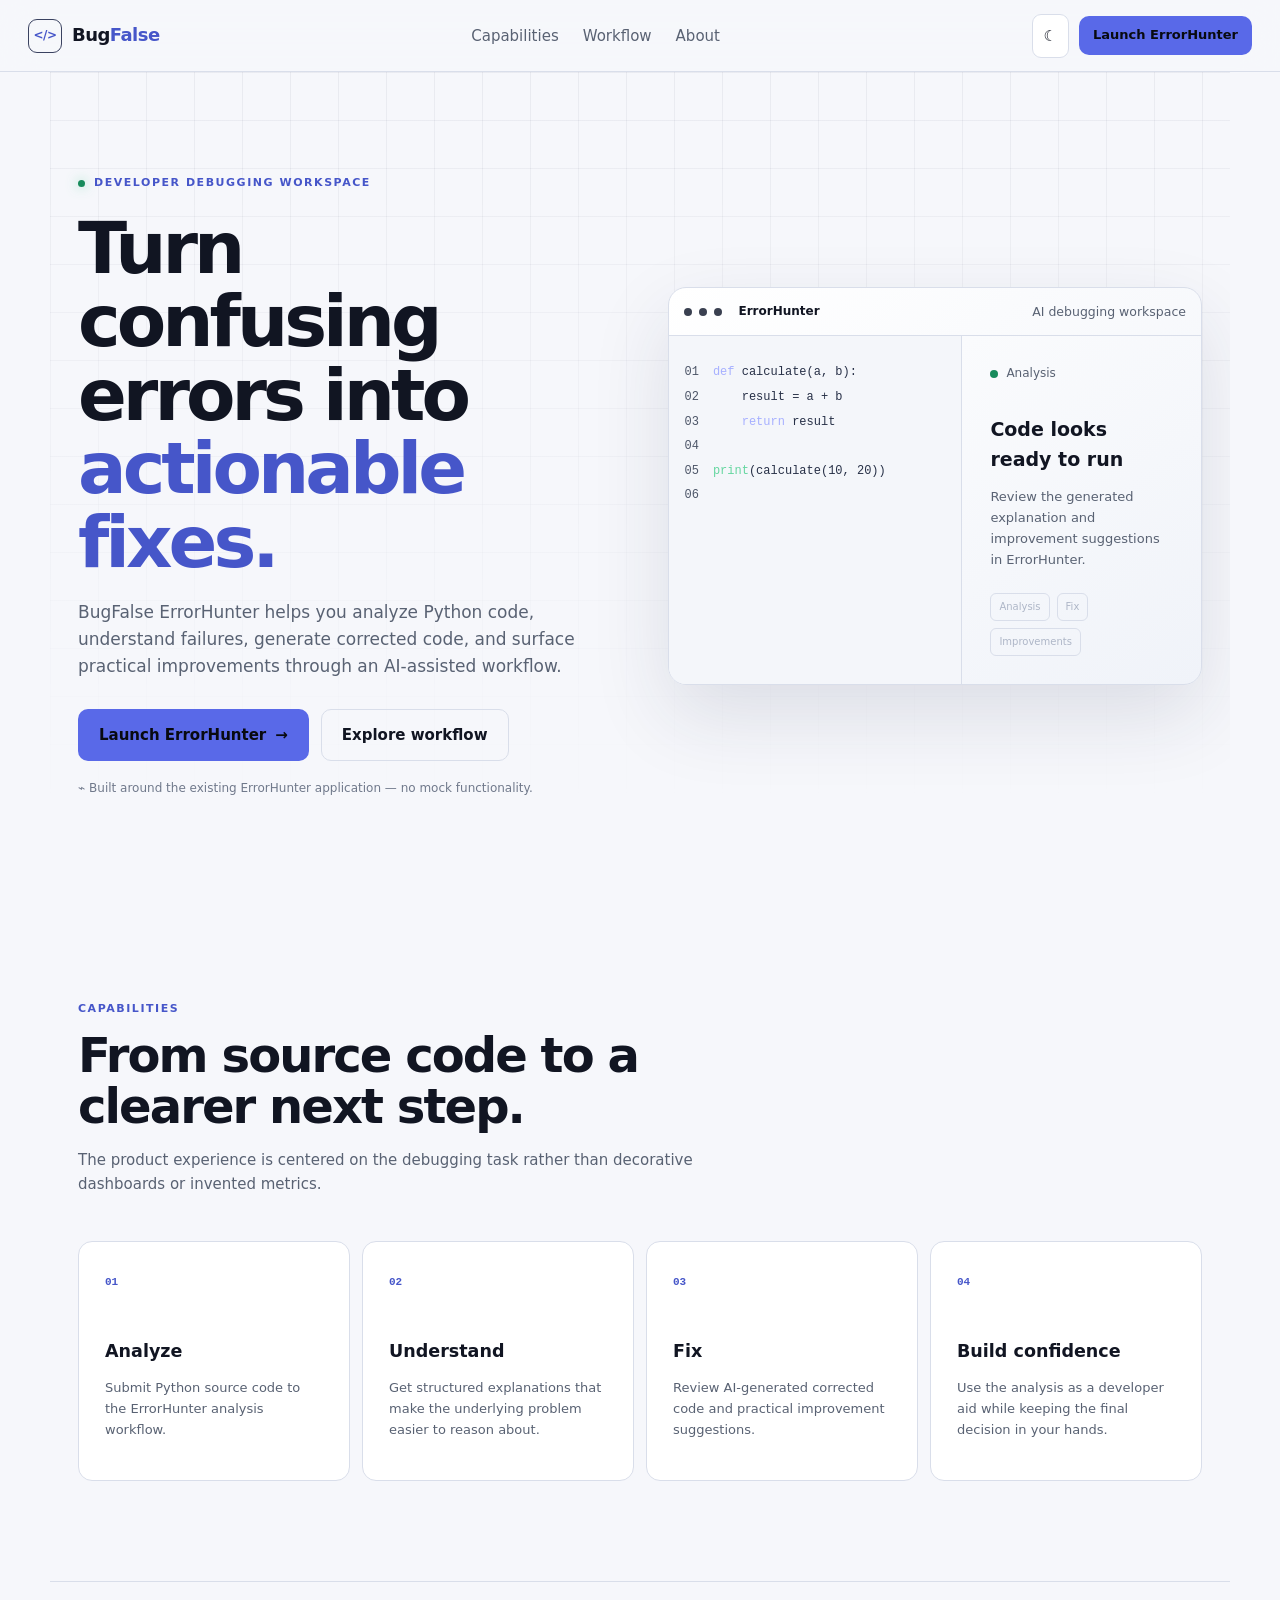
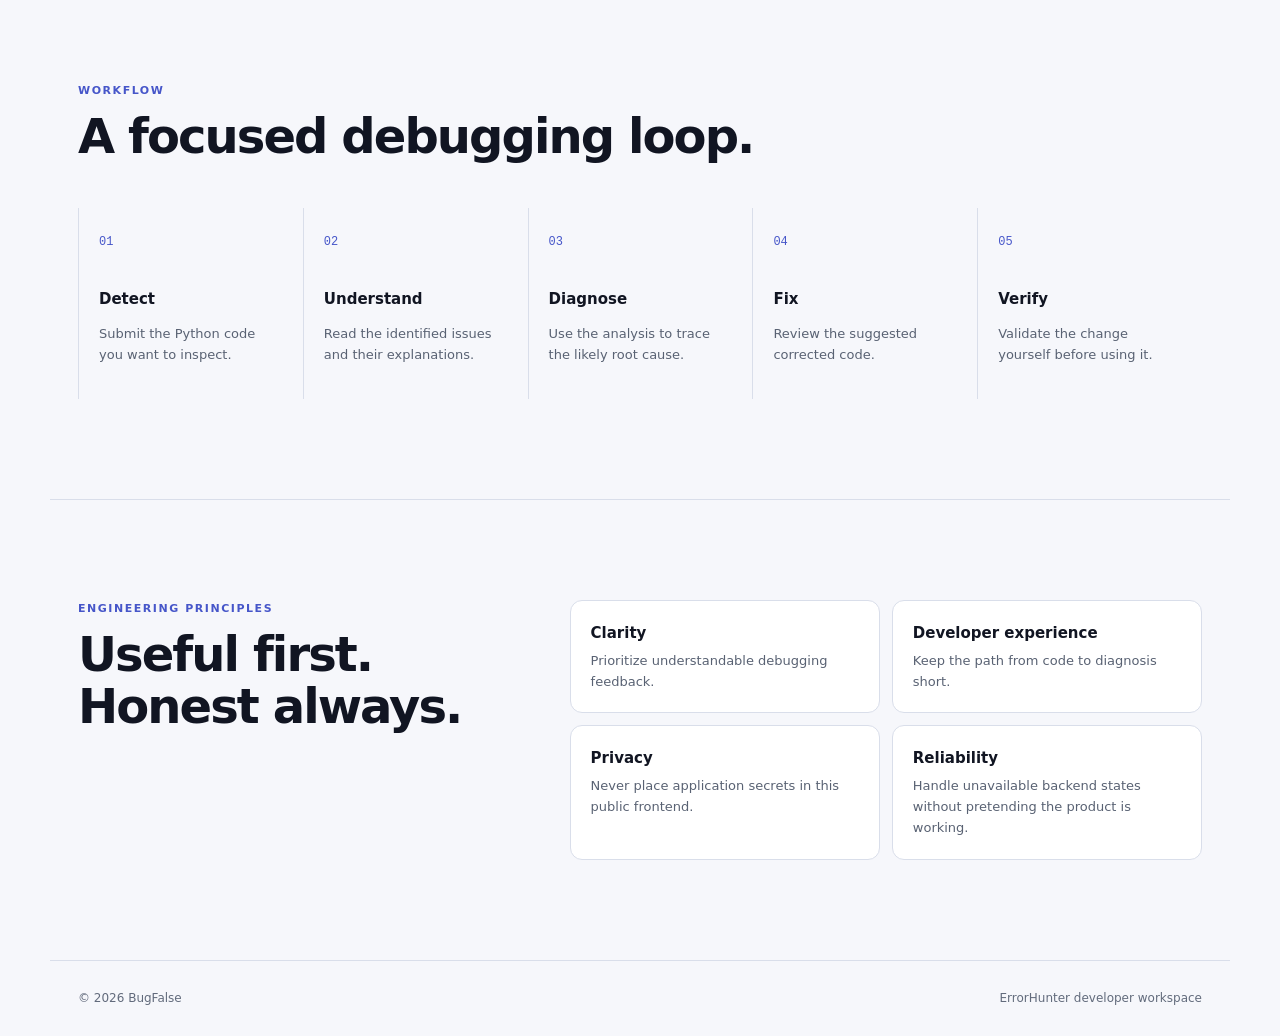
<file: index.html>
<!DOCTYPE html>
<html lang="en" data-theme="dark">
<head>
  <meta charset="UTF-8">
  <meta name="viewport" content="width=device-width, initial-scale=1.0">
  <meta name="description" content="BugFalse ErrorHunter — an AI-powered developer tool for analyzing Python code, understanding errors, and generating fixes.">
  <meta name="theme-color" content="#090b10">
  <meta property="og:title" content="BugFalse — ErrorHunter">
  <meta property="og:description" content="Turn confusing Python errors into actionable fixes.">
  <meta property="og:type" content="website">
  <title>BugFalse — ErrorHunter</title>
  <link rel="manifest" href="manifest.webmanifest">
  <link rel="icon" href="favicon.svg" type="image/svg+xml">
  <link rel="stylesheet" href="styles.css">
</head>
<body>
  <a class="skip-link" href="#main">Skip to content</a>

  <header class="topbar">
    <a class="brand" href="#home" aria-label="BugFalse home">
      <span class="brand-mark" aria-hidden="true">&lt;/&gt;</span>
      <span>Bug<span>False</span></span>
    </a>
    <nav class="nav" aria-label="Primary navigation">
      <a href="#features">Capabilities</a>
      <a href="#workflow">Workflow</a>
      <a href="#about">About</a>
    </nav>
    <div class="top-actions">
      <button class="icon-button" id="theme-toggle" type="button" aria-label="Switch theme" title="Switch theme">☾</button>
      <button class="button button-small button-primary" id="launch-top" type="button">Launch ErrorHunter</button>
    </div>
  </header>

  <main id="main">
    <section class="hero" id="home">
      <div class="hero-grid" aria-hidden="true"></div>
      <div class="hero-content">
        <div class="eyebrow"><span class="status-dot"></span> Developer debugging workspace</div>
        <h1>Turn confusing errors into <em>actionable fixes.</em></h1>
        <p class="hero-copy">BugFalse ErrorHunter helps you analyze Python code, understand failures, generate corrected code, and surface practical improvements through an AI-assisted workflow.</p>
        <div class="hero-actions">
          <button class="button button-primary button-large" id="launch-hero" type="button">Launch ErrorHunter <span aria-hidden="true">→</span></button>
          <a class="button button-ghost button-large" href="#workflow">Explore workflow</a>
        </div>
        <div class="hero-note"><span aria-hidden="true">⌁</span> Built around the existing ErrorHunter application — no mock functionality.</div>
      </div>
      <div class="preview" aria-label="Product preview">
        <div class="window-bar"><span></span><span></span><span></span><strong>ErrorHunter</strong><small>AI debugging workspace</small></div>
        <div class="preview-body">
          <div class="preview-editor"><div class="line-numbers">01<br>02<br>03<br>04<br>05<br>06</div><pre><span class="kw">def</span> calculate(a, b):
    result = a + b
    <span class="kw">return</span> result

<span class="fn">print</span>(calculate(10, 20))</pre></div>
          <div class="preview-result"><div class="result-label"><span class="severity"></span> Analysis</div><strong>Code looks ready to run</strong><p>Review the generated explanation and improvement suggestions in ErrorHunter.</p><div class="mini-tags"><span>Analysis</span><span>Fix</span><span>Improvements</span></div></div>
        </div>
      </div>
    </section>

    <section class="section" id="features">
      <div class="section-heading"><div class="eyebrow">CAPABILITIES</div><h2>From source code to a clearer next step.</h2><p>The product experience is centered on the debugging task rather than decorative dashboards or invented metrics.</p></div>
      <div class="feature-grid">
        <article class="feature-card"><span class="feature-icon">01</span><h3>Analyze</h3><p>Submit Python source code to the ErrorHunter analysis workflow.</p></article>
        <article class="feature-card"><span class="feature-icon">02</span><h3>Understand</h3><p>Get structured explanations that make the underlying problem easier to reason about.</p></article>
        <article class="feature-card"><span class="feature-icon">03</span><h3>Fix</h3><p>Review AI-generated corrected code and practical improvement suggestions.</p></article>
        <article class="feature-card"><span class="feature-icon">04</span><h3>Build confidence</h3><p>Use the analysis as a developer aid while keeping the final decision in your hands.</p></article>
      </div>
    </section>

    <section class="workflow section" id="workflow">
      <div class="section-heading"><div class="eyebrow">WORKFLOW</div><h2>A focused debugging loop.</h2></div>
      <div class="steps">
        <div class="step"><b>01</b><span>Detect</span><p>Submit the Python code you want to inspect.</p></div>
        <div class="step"><b>02</b><span>Understand</span><p>Read the identified issues and their explanations.</p></div>
        <div class="step"><b>03</b><span>Diagnose</span><p>Use the analysis to trace the likely root cause.</p></div>
        <div class="step"><b>04</b><span>Fix</span><p>Review the suggested corrected code.</p></div>
        <div class="step"><b>05</b><span>Verify</span><p>Validate the change yourself before using it.</p></div>
      </div>
    </section>

    <section class="about section" id="about">
      <div><div class="eyebrow">ENGINEERING PRINCIPLES</div><h2>Useful first. Honest always.</h2></div>
      <div class="principles"><div><strong>Clarity</strong><span>Prioritize understandable debugging feedback.</span></div><div><strong>Developer experience</strong><span>Keep the path from code to diagnosis short.</span></div><div><strong>Privacy</strong><span>Never place application secrets in this public frontend.</span></div><div><strong>Reliability</strong><span>Handle unavailable backend states without pretending the product is working.</span></div></div>
    </section>
  </main>

  <section class="app-view" id="app-view" aria-labelledby="app-title" hidden>
    <div class="app-toolbar">
      <div><button class="back-button" id="back-home" type="button">← Home</button><span class="app-title" id="app-title">ErrorHunter</span></div>
      <div class="app-status" id="app-status"><span class="status-dot"></span> Connecting…</div>
    </div>
    <div class="iframe-wrap">
      <div class="iframe-loading" id="iframe-loading"><div class="spinner"></div><strong>Loading ErrorHunter</strong><span>Connecting to the debugging workspace…</span></div>
      <iframe id="errorhunter" title="BugFalse ErrorHunter application" src="about:blank" loading="eager" allow="clipboard-read; clipboard-write" referrerpolicy="strict-origin-when-cross-origin"></iframe>
      <div class="iframe-error" id="iframe-error" hidden><div class="error-symbol">!</div><h2>ErrorHunter could not be reached</h2><p>The application may be starting, unavailable, or temporarily offline.</p><div><button class="button button-primary" id="retry" type="button">Retry</button><a class="button button-ghost" href="https://buglens-r1ow.onrender.com/" target="_blank" rel="noopener noreferrer">Open directly</a></div></div>
    </div>
  </section>

  <footer class="footer"><span>© 2026 BugFalse</span><span>ErrorHunter developer workspace</span></footer>
  <script src="app.js" defer></script>
</body>
</html>
</file>
<file: styles.css>
:root{--bg:#090b10;--surface:#10131a;--surface2:#151923;--text:#f5f7fb;--muted:#9ba4b5;--border:#252b38;--accent:#7c8cff;--accent2:#a7b0ff;--success:#65d6a0;--danger:#ff7f8e;--max:1180px}*{box-sizing:border-box}html{scroll-behavior:smooth}body{margin:0;background:var(--bg);color:var(--text);font:15px/1.6 Inter,ui-sans-serif,system-ui,-apple-system,BlinkMacSystemFont,"Segoe UI",sans-serif}a{color:inherit;text-decoration:none}button{font:inherit;color:inherit}.skip-link{position:fixed;left:12px;top:-100px;z-index:100;padding:10px 14px;background:var(--text);color:var(--bg);border-radius:8px}.skip-link:focus{top:12px}.topbar{height:72px;position:sticky;top:0;z-index:20;display:flex;align-items:center;gap:28px;padding:0 28px;border-bottom:1px solid var(--border);background:rgba(9,11,16,.88);backdrop-filter:blur(18px)}.brand{display:flex;align-items:center;gap:10px;font-size:18px;font-weight:800;letter-spacing:-.03em}.brand>span:last-child>span{color:var(--accent2)}.brand-mark{display:grid;place-items:center;width:34px;height:34px;border:1px solid #3a4260;border-radius:9px;color:var(--accent2);font-size:12px}.nav{display:flex;gap:24px;margin:auto;color:var(--muted)}.nav a:hover,.nav a:focus-visible{color:var(--text)}.top-actions{display:flex;gap:10px;align-items:center}.icon-button,.back-button{border:1px solid var(--border);background:var(--surface);border-radius:9px;padding:9px 11px;cursor:pointer}.button{display:inline-flex;align-items:center;justify-content:center;gap:9px;border:1px solid transparent;border-radius:10px;padding:11px 17px;cursor:pointer;font-weight:700;transition:transform .18s,background .18s,border-color .18s}.button:hover{transform:translateY(-1px)}.button-primary{background:var(--accent);color:#080a10}.button-ghost{background:transparent;border-color:var(--border)}.button-small{padding:8px 13px;font-size:13px}.button-large{padding:13px 20px}.hero{position:relative;min-height:calc(100vh - 72px);display:grid;grid-template-columns:1fr 1fr;align-items:center;gap:55px;max-width:var(--max);margin:auto;padding:80px 28px;overflow:hidden}.hero-grid{position:absolute;inset:0;pointer-events:none;background-image:linear-gradient(rgba(255,255,255,.025) 1px,transparent 1px),linear-gradient(90deg,rgba(255,255,255,.025) 1px,transparent 1px);background-size:48px 48px;mask-image:linear-gradient(to bottom,black,transparent 90%)}.hero-content,.preview{position:relative}.eyebrow{display:flex;align-items:center;gap:9px;color:var(--accent2);font-size:11px;font-weight:800;letter-spacing:.14em;text-transform:uppercase}.status-dot{width:7px;height:7px;border-radius:50%;background:var(--success);box-shadow:0 0 12px rgba(101,214,160,.7)}h1{font-size:clamp(42px,6vw,72px);line-height:1.02;letter-spacing:-.055em;margin:20px 0}.hero h1 em{font-style:normal;color:var(--accent2)}.hero-copy{max-width:620px;color:var(--muted);font-size:17px}.hero-actions{display:flex;gap:12px;flex-wrap:wrap;margin-top:28px}.hero-note{margin-top:18px;color:#70798b;font-size:12px}.preview{border:1px solid var(--border);border-radius:18px;background:linear-gradient(145deg,#121620,#0c0f15);box-shadow:0 30px 80px rgba(0,0,0,.35);overflow:hidden}.window-bar{height:48px;display:flex;align-items:center;gap:7px;padding:0 15px;border-bottom:1px solid var(--border);color:var(--muted)}.window-bar>span{width:8px;height:8px;border-radius:50%;background:#3a4050}.window-bar strong{margin-left:10px;font-size:12px;color:var(--text)}.window-bar small{margin-left:auto}.preview-body{display:grid;grid-template-columns:1.1fr .9fr;min-height:330px}.preview-editor{padding:24px 16px;display:flex;gap:14px;background:#0b0e14}.line-numbers{color:#4c5567;text-align:right;font:12px/2.05 ui-monospace,monospace}.preview pre{margin:0;color:#d5d9e3;font:12px/2.05 ui-monospace,SFMono-Regular,monospace;white-space:pre-wrap}.kw{color:#a7b0ff}.fn{color:#65d6a0}.preview-result{padding:28px;border-left:1px solid var(--border)}.result-label{display:flex;gap:8px;align-items:center;color:var(--muted);font-size:12px;margin-bottom:30px}.severity{width:8px;height:8px;border-radius:50%;background:var(--success)}.preview-result strong{display:block;font-size:19px}.preview-result p{color:var(--muted);font-size:13px}.mini-tags{display:flex;gap:7px;flex-wrap:wrap;margin-top:22px}.mini-tags span{padding:5px 8px;border:1px solid var(--border);border-radius:6px;color:#aeb6c7;font-size:10px}.section{max-width:var(--max);margin:auto;padding:100px 28px}.section-heading{max-width:700px}.section h2{font-size:clamp(32px,4vw,48px);line-height:1.08;letter-spacing:-.04em;margin:12px 0}.section-heading p{color:var(--muted)}.feature-grid{display:grid;grid-template-columns:repeat(4,1fr);gap:12px;margin-top:45px}.feature-card{padding:26px;border:1px solid var(--border);border-radius:14px;background:var(--surface);min-height:210px}.feature-card:hover{border-color:#39415a}.feature-icon{color:var(--accent2);font:700 11px ui-monospace,monospace}.feature-card h3{margin-top:45px;margin-bottom:8px}.feature-card p,.step p{color:var(--muted);font-size:13px}.workflow{border-top:1px solid var(--border);border-bottom:1px solid var(--border)}.steps{display:grid;grid-template-columns:repeat(5,1fr);margin-top:45px}.step{padding:20px;border-left:1px solid var(--border)}.step b{color:var(--accent2);font:12px ui-monospace,monospace}.step span{display:block;margin-top:35px;font-weight:800}.about{display:grid;grid-template-columns:.8fr 1.2fr;gap:70px}.principles{display:grid;grid-template-columns:1fr 1fr;gap:12px}.principles div{padding:20px;border:1px solid var(--border);border-radius:12px;background:var(--surface)}.principles strong,.principles span{display:block}.principles span{margin-top:6px;color:var(--muted);font-size:13px}.footer{display:flex;justify-content:space-between;max-width:var(--max);margin:auto;padding:28px;color:#626b7c;font-size:12px;border-top:1px solid var(--border)}.app-view{position:fixed;inset:72px 0 0;z-index:15;background:var(--bg)}.app-toolbar{height:54px;display:flex;align-items:center;justify-content:space-between;padding:0 20px;border-bottom:1px solid var(--border);background:var(--surface)}.app-toolbar>div:first-child{display:flex;align-items:center;gap:15px}.app-title{font-weight:800}.app-status{display:flex;align-items:center;gap:8px;color:var(--muted);font-size:12px}.iframe-wrap{position:absolute;inset:54px 0 0}.iframe-wrap iframe{width:100%;height:100%;border:0;background:#fff}.iframe-loading,.iframe-error{position:absolute;inset:0;z-index:2;display:flex;align-items:center;justify-content:center;flex-direction:column;gap:8px;background:var(--bg);text-align:center}.iframe-loading span,.iframe-error p{color:var(--muted)}.spinner{width:30px;height:30px;border:2px solid #303647;border-top-color:var(--accent);border-radius:50%;animation:spin .8s linear infinite;margin-bottom:12px}@keyframes spin{to{transform:rotate(360deg)}}.error-symbol{display:grid;place-items:center;width:42px;height:42px;border-radius:50%;background:rgba(255,127,142,.1);color:var(--danger);font-weight:900}.iframe-error>div:last-child{display:flex;gap:10px;margin-top:15px}@media(max-width:900px){.nav{display:none}.hero{grid-template-columns:1fr;min-height:auto;padding-top:70px}.preview{margin-top:10px}.feature-grid{grid-template-columns:1fr 1fr}.steps{grid-template-columns:1fr 1fr}.about{grid-template-columns:1fr}.preview-body{grid-template-columns:1fr}.preview-result{border-left:0;border-top:1px solid var(--border)}}@media(max-width:560px){.topbar{padding:0 15px}.top-actions .button{display:none}.hero,.section{padding-left:18px;padding-right:18px}.hero h1{font-size:44px}.hero-copy{font-size:15px}.feature-grid,.steps,.principles{grid-template-columns:1fr}.footer{padding:22px 18px;gap:12px;flex-direction:column}.preview-body{min-height:auto}.preview-result{padding:22px}.app-toolbar{padding:0 12px}.app-status{display:none}}@media(prefers-reduced-motion:reduce){html{scroll-behavior:auto}.button{transition:none}.spinner{animation:none}}[hidden]{display:none!important}:focus-visible{outline:2px solid var(--accent2);outline-offset:3px}[data-theme="light"]{--bg:#f6f7fb;--surface:#fff;--surface2:#eef1f7;--text:#111522;--muted:#596273;--border:#d9deea;--accent:#5969e8;--accent2:#4656c9;--success:#188b5c;--danger:#c43c50}[data-theme="light"] .topbar{background:rgba(246,247,251,.88)}[data-theme="light"] .hero-grid{background-image:linear-gradient(rgba(20,30,60,.055) 1px,transparent 1px),linear-gradient(90deg,rgba(20,30,60,.055) 1px,transparent 1px)}[data-theme="light"] .preview{background:linear-gradient(145deg,#fff,#f0f3f9);box-shadow:0 30px 80px rgba(30,40,70,.12)}[data-theme="light"] .preview-editor{background:#f4f6fa}[data-theme="light"] .preview pre{color:#273047}[data-theme="light"] .app-view{background:#f6f7fb}[data-theme="light"] .iframe-loading,[data-theme="light"] .iframe-error{background:#f6f7fb}
</file>
